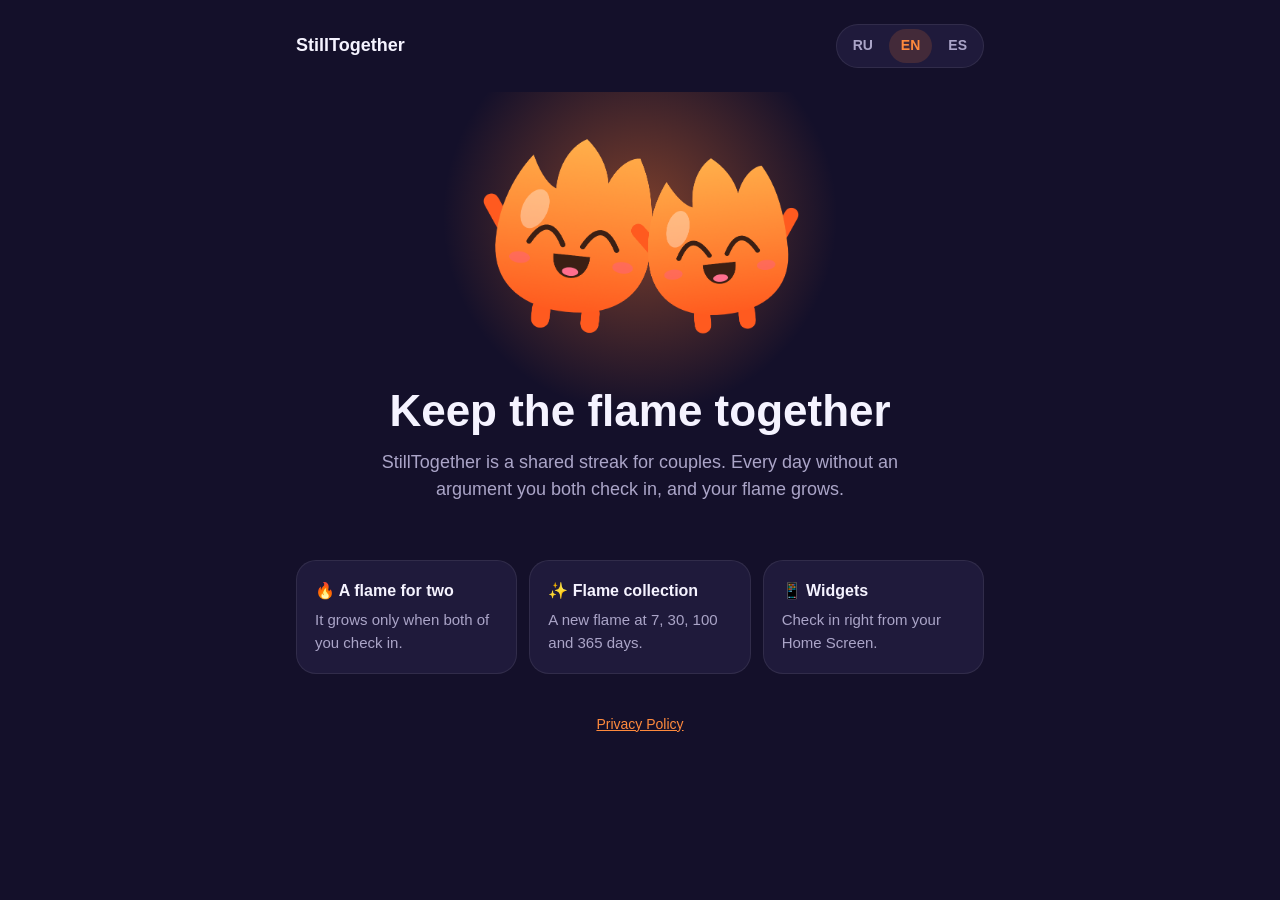
<file: index.html>
<!doctype html>
<html lang="en" data-lang="en"
      data-title-ru="StillTogether — огонёк пары"
      data-title-en="StillTogether — a flame for two"
      data-title-es="StillTogether — una llama para dos">
<head>
  <meta charset="utf-8">
  <meta name="viewport" content="width=device-width, initial-scale=1">
  <meta name="theme-color" content="#14102a">
  <title>StillTogether</title>
  <meta name="description" content="StillTogether — a shared streak for couples: days without arguments.">
  <link rel="stylesheet" href="style.css?v=2">
</head>
<body>
  <div class="page">
    <header class="top">
      <a class="logo" href="./">StillTogether</a>
      <nav class="lang-switch" aria-label="Language">
        <button data-set="ru">RU</button>
        <button data-set="en">EN</button>
        <button data-set="es">ES</button>
      </nav>
    </header>

    <main>
      <section class="hero">
        <img src="flames.png?v=2" width="1135" height="720" alt="Two happy flame characters">

        <h1 data-l="ru">Держите огонёк вместе</h1>
        <h1 data-l="en">Keep the flame together</h1>
        <h1 data-l="es">Mantengan viva la llama</h1>

        <p class="lead" data-l="ru">StillTogether — общий огонёк для пары. Каждый день без ссор вы оба отмечаетесь, и огонёк растёт.</p>
        <p class="lead" data-l="en">StillTogether is a shared streak for couples. Every day without an argument you both check in, and your flame grows.</p>
        <p class="lead" data-l="es">StillTogether es una racha compartida para parejas. Cada día sin discutir los dos marcan el día y su llama crece.</p>
      </section>

      <section class="features">
        <div class="feature">
          <strong data-l="ru">🔥 Огонёк на двоих</strong>
          <strong data-l="en">🔥 A flame for two</strong>
          <strong data-l="es">🔥 Una llama para dos</strong>
          <p data-l="ru">Растёт, только когда отметились оба.</p>
          <p data-l="en">It grows only when both of you check in.</p>
          <p data-l="es">Crece solo cuando los dos marcan el día.</p>
        </div>
        <div class="feature">
          <strong data-l="ru">✨ Коллекция огоньков</strong>
          <strong data-l="en">✨ Flame collection</strong>
          <strong data-l="es">✨ Colección de llamas</strong>
          <p data-l="ru">На 7, 30, 100 и 365 днях — новый огонёк.</p>
          <p data-l="en">A new flame at 7, 30, 100 and 365 days.</p>
          <p data-l="es">Una llama nueva a los 7, 30, 100 y 365 días.</p>
        </div>
        <div class="feature">
          <strong data-l="ru">📱 Виджеты</strong>
          <strong data-l="en">📱 Widgets</strong>
          <strong data-l="es">📱 Widgets</strong>
          <p data-l="ru">Отмечайтесь прямо с экрана «Домой».</p>
          <p data-l="en">Check in right from your Home Screen.</p>
          <p data-l="es">Marca el día desde la pantalla de inicio.</p>
        </div>
      </section>
    </main>

    <footer>
      <a href="privacy.html" data-l="ru">Политика конфиденциальности</a>
      <a href="privacy.html" data-l="en">Privacy Policy</a>
      <a href="privacy.html" data-l="es">Política de privacidad</a>
    </footer>
  </div>
  <script src="lang.js?v=2"></script>
</body>
</html>
</file>
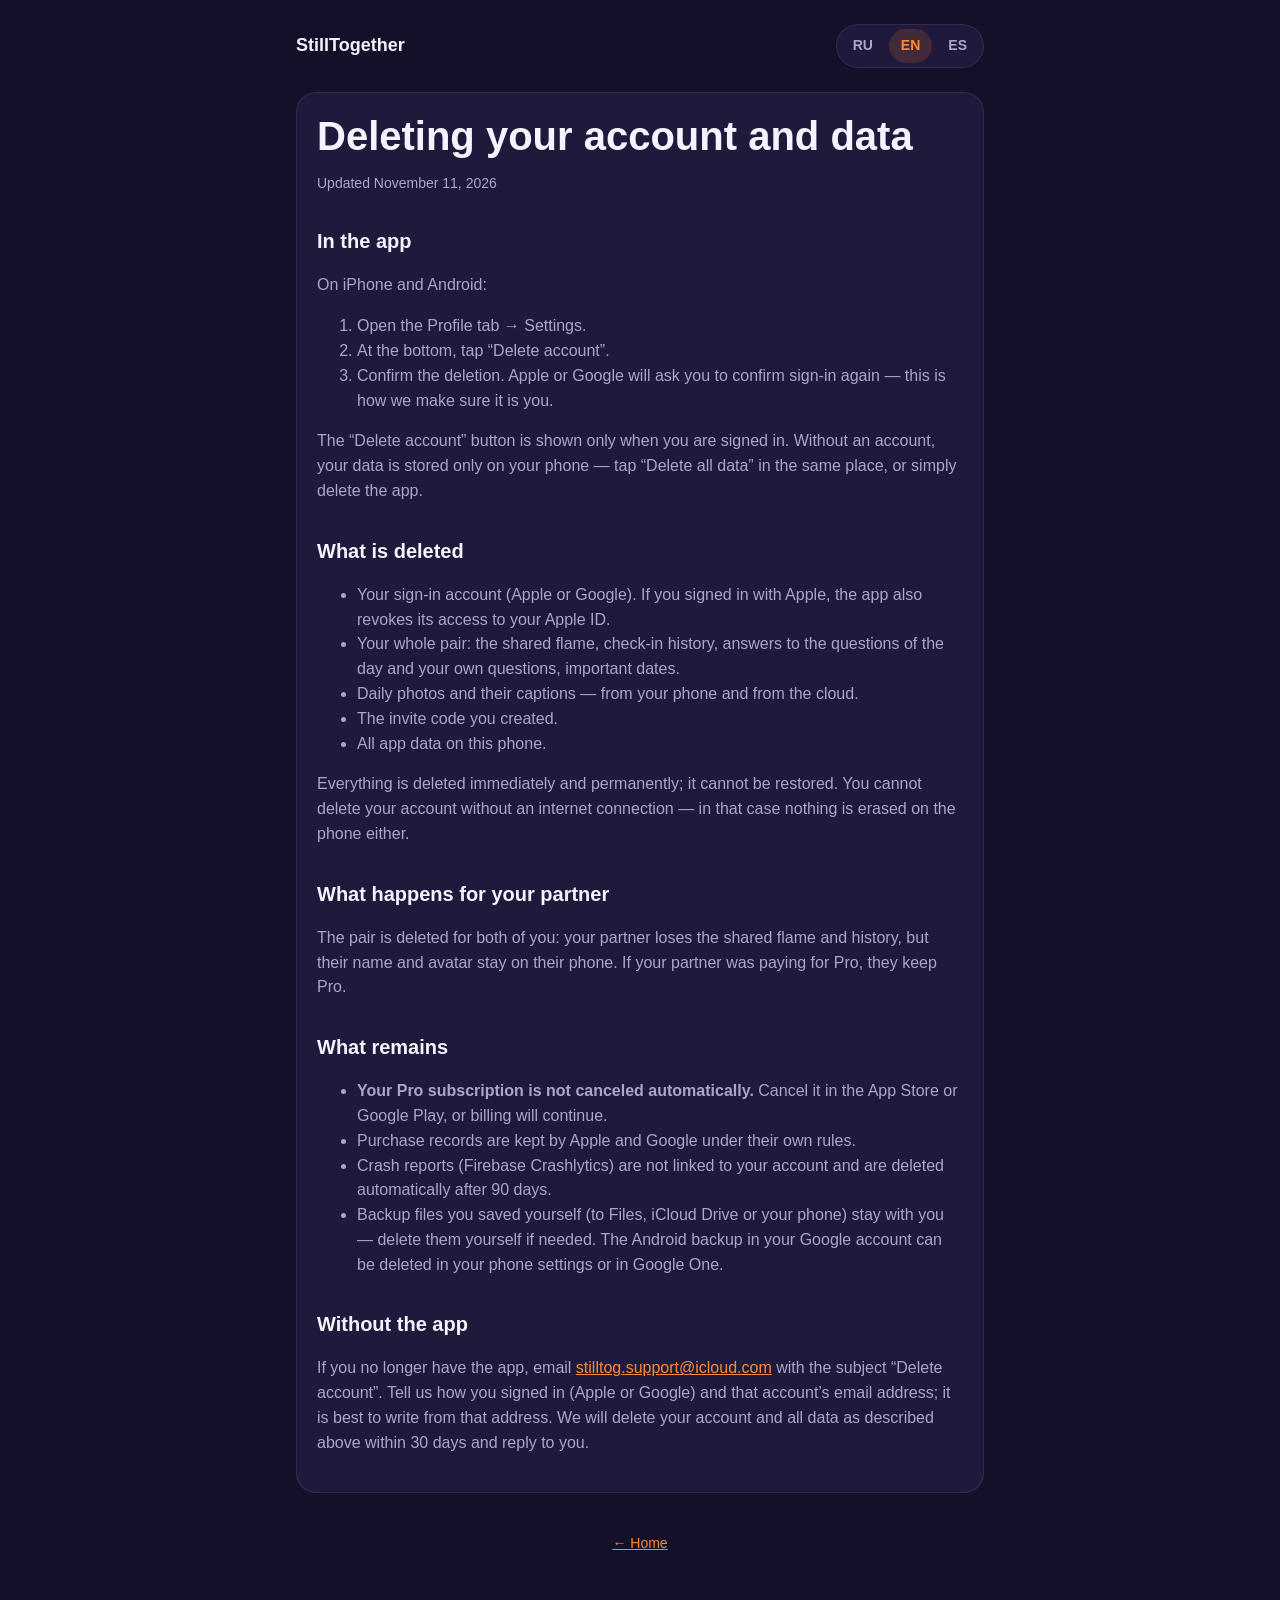
<file: delete.html>
<!doctype html>
<html lang="en" data-lang="en"
      data-title-ru="StillTogether — Удаление аккаунта"
      data-title-en="StillTogether — Account deletion"
      data-title-es="StillTogether — Eliminar la cuenta">
<head>
  <meta charset="utf-8">
  <meta name="viewport" content="width=device-width, initial-scale=1">
  <meta name="theme-color" content="#14102a">
  <title>StillTogether — Account deletion</title>
  <link rel="stylesheet" href="style.css?v=2">
</head>
<body>
  <div class="page">
    <header class="top">
      <a class="logo" href="./">StillTogether</a>
      <nav class="lang-switch" aria-label="Language">
        <button data-set="ru">RU</button>
        <button data-set="en">EN</button>
        <button data-set="es">ES</button>
      </nav>
    </header>

    <main class="document">
      <!-- ============ РУССКИЙ ============ -->
      <div data-l="ru">
        <h1>Удаление аккаунта и данных</h1>
        <p class="updated">Обновлено 11 ноября 2026 года</p>

        <h2>В приложении</h2>
        <p>На iPhone и на Android:</p>
        <ol>
          <li>Откройте вкладку «Профиль» → «Настройки».</li>
          <li>Внизу нажмите «Удалить аккаунт».</li>
          <li>Подтвердите удаление. Apple или Google попросит ещё раз подтвердить вход — так мы убеждаемся, что это вы.</li>
        </ol>
        <p>Кнопка «Удалить аккаунт» видна, только если вы вошли в аккаунт. Без аккаунта данные хранятся только на телефоне — нажмите там же «Удалить все данные» или просто удалите приложение.</p>

        <h2>Что удаляется</h2>
        <ul>
          <li>Ваш аккаунт входа (Apple или Google). Если вы входили через Apple, приложение также отзывает свой доступ к вашему Apple ID.</li>
          <li>Ваша пара целиком: общий огонёк, история отметок, ответы на вопросы дня и свои вопросы, важные даты.</li>
          <li>Фото дня и подписи к ним — с телефона и из облака.</li>
          <li>Код-приглашение, который вы создали.</li>
          <li>Все данные приложения на этом телефоне.</li>
        </ul>
        <p>Всё удаляется сразу и навсегда, восстановить нельзя. Без интернета удалить аккаунт нельзя — тогда на телефоне тоже ничего не стирается.</p>

        <h2>Что происходит у партнёра</h2>
        <p>Пара удаляется у обоих: партнёр теряет общий огонёк и историю, но его имя и аватар на его телефоне остаются. Если Pro оплачивал партнёр — Pro останется у него.</p>

        <h2>Что остаётся</h2>
        <ul>
          <li><strong>Подписка Pro не отменяется сама.</strong> Отмените её в App Store или Google Play, иначе оплата продолжится.</li>
          <li>Записи о покупках хранят Apple и Google по своим правилам.</li>
          <li>Отчёты о вылетах (Firebase Crashlytics) не связаны с вашим аккаунтом и удаляются автоматически через 90 дней.</li>
          <li>Файлы копий, которые вы сами сохранили (в «Файлы», iCloud Drive или на телефон), остаются у вас — удалите их сами, если нужно. Резервную копию Android в аккаунте Google можно удалить в настройках телефона или Google One.</li>
        </ul>

        <h2>Без приложения</h2>
        <p>Если приложения уже нет, напишите на <a href="mailto:stilltog.support@icloud.com">stilltog.support@icloud.com</a> с темой «Удалить аккаунт». Укажите, как вы входили (Apple или Google), и почту этого аккаунта; лучше писать с неё. Мы удалим аккаунт и все данные, как описано выше, в течение 30 дней и ответим вам.</p>
      </div>

      <!-- ============ ENGLISH ============ -->
      <div data-l="en">
        <h1>Deleting your account and data</h1>
        <p class="updated">Updated November 11, 2026</p>

        <h2>In the app</h2>
        <p>On iPhone and Android:</p>
        <ol>
          <li>Open the Profile tab → Settings.</li>
          <li>At the bottom, tap “Delete account”.</li>
          <li>Confirm the deletion. Apple or Google will ask you to confirm sign-in again — this is how we make sure it is you.</li>
        </ol>
        <p>The “Delete account” button is shown only when you are signed in. Without an account, your data is stored only on your phone — tap “Delete all data” in the same place, or simply delete the app.</p>

        <h2>What is deleted</h2>
        <ul>
          <li>Your sign-in account (Apple or Google). If you signed in with Apple, the app also revokes its access to your Apple ID.</li>
          <li>Your whole pair: the shared flame, check-in history, answers to the questions of the day and your own questions, important dates.</li>
          <li>Daily photos and their captions — from your phone and from the cloud.</li>
          <li>The invite code you created.</li>
          <li>All app data on this phone.</li>
        </ul>
        <p>Everything is deleted immediately and permanently; it cannot be restored. You cannot delete your account without an internet connection — in that case nothing is erased on the phone either.</p>

        <h2>What happens for your partner</h2>
        <p>The pair is deleted for both of you: your partner loses the shared flame and history, but their name and avatar stay on their phone. If your partner was paying for Pro, they keep Pro.</p>

        <h2>What remains</h2>
        <ul>
          <li><strong>Your Pro subscription is not canceled automatically.</strong> Cancel it in the App Store or Google Play, or billing will continue.</li>
          <li>Purchase records are kept by Apple and Google under their own rules.</li>
          <li>Crash reports (Firebase Crashlytics) are not linked to your account and are deleted automatically after 90 days.</li>
          <li>Backup files you saved yourself (to Files, iCloud Drive or your phone) stay with you — delete them yourself if needed. The Android backup in your Google account can be deleted in your phone settings or in Google One.</li>
        </ul>

        <h2>Without the app</h2>
        <p>If you no longer have the app, email <a href="mailto:stilltog.support@icloud.com">stilltog.support@icloud.com</a> with the subject “Delete account”. Tell us how you signed in (Apple or Google) and that account’s email address; it is best to write from that address. We will delete your account and all data as described above within 30 days and reply to you.</p>
      </div>

      <!-- ============ ESPAÑOL ============ -->
      <div data-l="es">
        <h1>Eliminar la cuenta y los datos</h1>
        <p class="updated">Actualizado el 11 de noviembre de 2026</p>

        <h2>En la app</h2>
        <p>En iPhone y en Android:</p>
        <ol>
          <li>Abre la pestaña Perfil → Ajustes.</li>
          <li>Abajo, toca «Eliminar cuenta».</li>
          <li>Confirma la eliminación. Apple o Google te pedirá confirmar el inicio de sesión otra vez; así comprobamos que eres tú.</li>
        </ol>
        <p>El botón «Eliminar cuenta» solo aparece si iniciaste sesión. Sin cuenta, tus datos están solo en el teléfono: toca «Eliminar todos los datos» en el mismo lugar o simplemente borra la app.</p>

        <h2>Qué se elimina</h2>
        <ul>
          <li>Tu cuenta de inicio de sesión (Apple o Google). Si iniciaste sesión con Apple, la app también revoca su acceso a tu Apple ID.</li>
          <li>Toda tu pareja: la llama compartida, el historial de marcas, las respuestas a las preguntas del día y tus propias preguntas, las fechas importantes.</li>
          <li>Las fotos del día y sus textos, del teléfono y de la nube.</li>
          <li>El código de invitación que creaste.</li>
          <li>Todos los datos de la app en este teléfono.</li>
        </ul>
        <p>Todo se elimina de inmediato y para siempre; no se puede recuperar. Sin conexión a internet no se puede eliminar la cuenta; en ese caso tampoco se borra nada del teléfono.</p>

        <h2>Qué pasa con tu pareja</h2>
        <p>La pareja se elimina para los dos: tu pareja pierde la llama compartida y el historial, pero su nombre y su avatar se quedan en su teléfono. Si quien pagaba Pro era tu pareja, conserva Pro.</p>

        <h2>Qué se conserva</h2>
        <ul>
          <li><strong>La suscripción Pro no se cancela sola.</strong> Cancélala en el App Store o en Google Play; si no, el cobro continuará.</li>
          <li>Apple y Google guardan los registros de compra según sus propias reglas.</li>
          <li>Los informes de fallos (Firebase Crashlytics) no están vinculados a tu cuenta y se eliminan automáticamente a los 90 días.</li>
          <li>Los archivos de copia que guardaste tú (en Archivos, iCloud Drive o el teléfono) se quedan contigo; bórralos tú si lo necesitas. La copia de seguridad de Android en tu cuenta de Google se puede borrar en los ajustes del teléfono o en Google One.</li>
        </ul>

        <h2>Sin la app</h2>
        <p>Si ya no tienes la app, escribe a <a href="mailto:stilltog.support@icloud.com">stilltog.support@icloud.com</a> con el asunto «Eliminar cuenta». Indica cómo iniciabas sesión (Apple o Google) y el correo de esa cuenta; mejor escribe desde ese correo. Eliminaremos tu cuenta y todos los datos como se describe arriba en un plazo de 30 días y te responderemos.</p>
      </div>
    </main>

    <footer>
      <a href="./" data-l="ru">← На главную</a>
      <a href="./" data-l="en">← Home</a>
      <a href="./" data-l="es">← Inicio</a>
    </footer>
  </div>
  <script src="lang.js?v=2"></script>
</body>
</html>
</file>
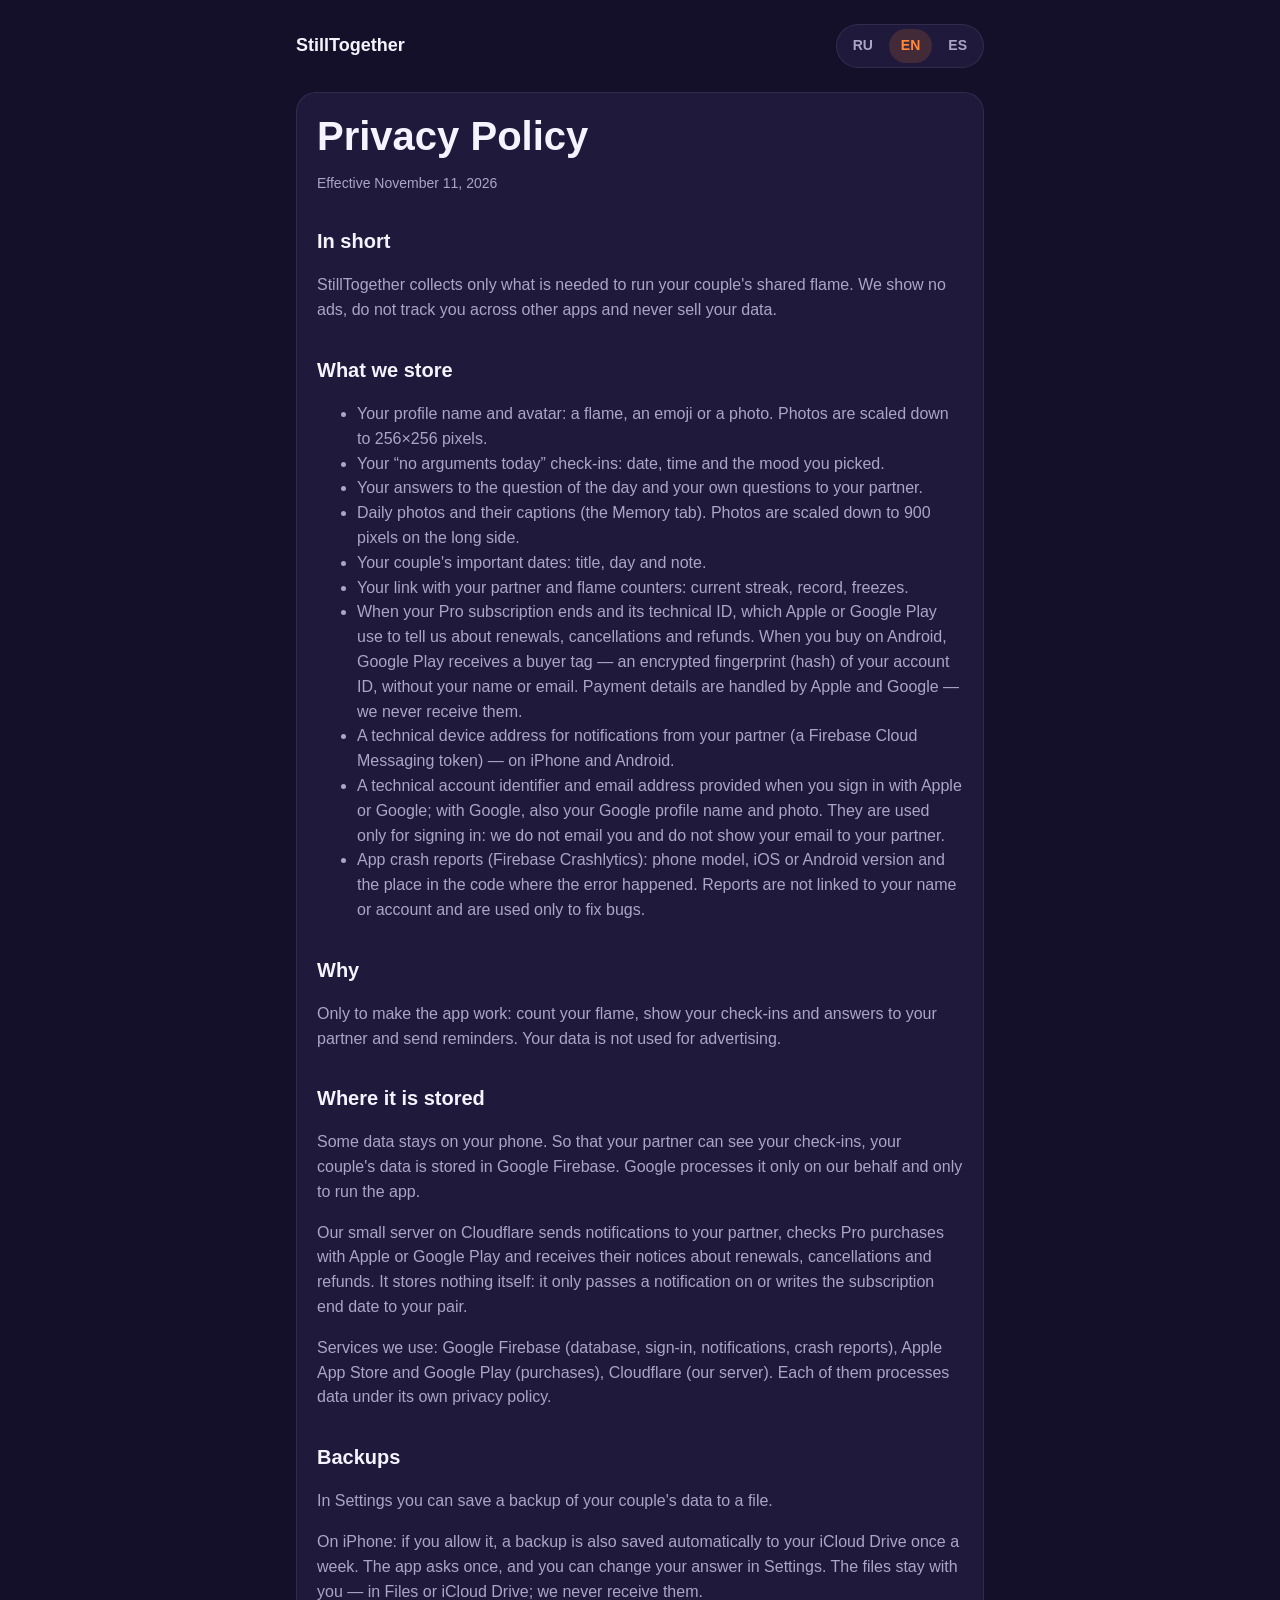
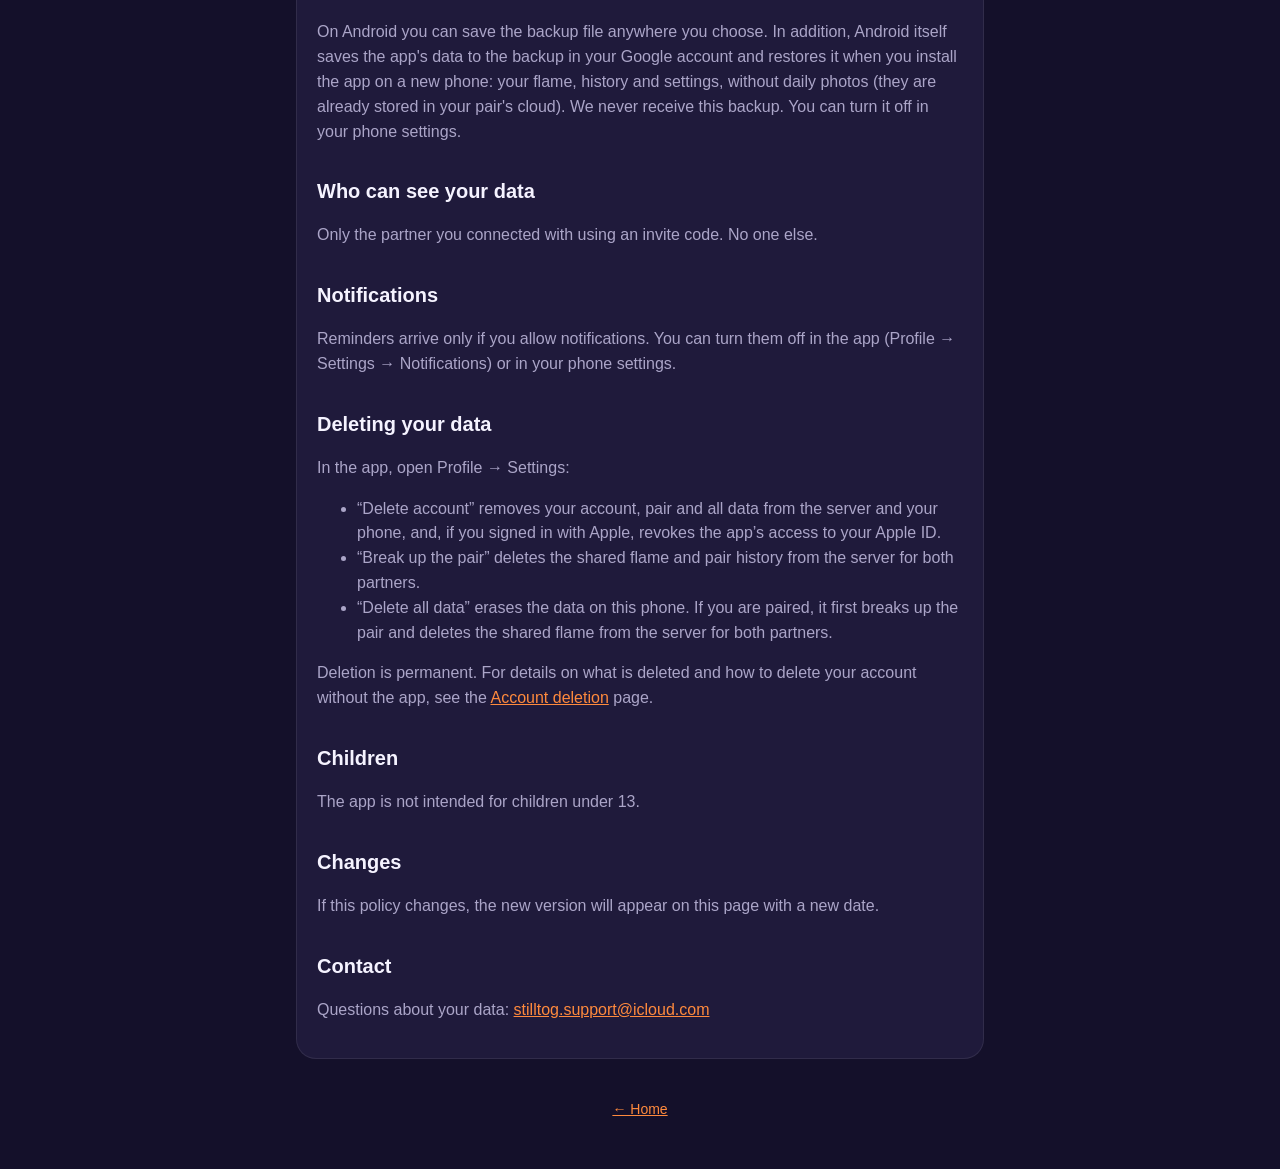
<file: privacy.html>
<!doctype html>
<html lang="en" data-lang="en"
      data-title-ru="StillTogether — Политика конфиденциальности"
      data-title-en="StillTogether — Privacy Policy"
      data-title-es="StillTogether — Política de privacidad">
<head>
  <meta charset="utf-8">
  <meta name="viewport" content="width=device-width, initial-scale=1">
  <meta name="theme-color" content="#14102a">
  <title>StillTogether — Privacy Policy</title>
  <link rel="stylesheet" href="style.css?v=2">
</head>
<body>
  <div class="page">
    <header class="top">
      <a class="logo" href="./">StillTogether</a>
      <nav class="lang-switch" aria-label="Language">
        <button data-set="ru">RU</button>
        <button data-set="en">EN</button>
        <button data-set="es">ES</button>
      </nav>
    </header>

    <main class="document">
      <!-- ============ РУССКИЙ ============ -->
      <div data-l="ru">
        <h1>Политика конфиденциальности</h1>
        <p class="updated">Действует с 11 ноября 2026 года</p>

        <h2>Коротко</h2>
        <p>StillTogether собирает только то, что нужно для работы общего огонька пары. Мы не показываем рекламу, не отслеживаем вас в других приложениях и не продаём данные.</p>

        <h2>Какие данные мы храним</h2>
        <ul>
          <li>Имя и аватар из профиля: огонёк, эмодзи или фото. Фото уменьшается до 256×256 точек.</li>
          <li>Отметки «сегодня без ссор»: дата, время и выбранное настроение.</li>
          <li>Ответы на вопрос дня и свои вопросы, которые вы задаёте партнёру.</li>
          <li>Фото дня и подписи к ним (раздел «Память»). Фото уменьшается до 900 точек по длинной стороне.</li>
          <li>Важные даты пары: название, день, заметка.</li>
          <li>Связь с партнёром и счётчики огонька: текущий, рекорд, заморозки.</li>
          <li>Срок действия подписки Pro и её технический номер — по нему Apple или Google Play сообщают нам о продлении, отмене или возврате. При покупке на Android в Google Play передаётся метка покупателя — зашифрованный отпечаток (хэш) идентификатора вашего аккаунта, без имени и почты. Платёжные данные обрабатывают Apple и Google — мы их не получаем.</li>
          <li>Технический адрес телефона для уведомлений от партнёра (токен Firebase Cloud Messaging) — на iPhone и на Android.</li>
          <li>Технический идентификатор аккаунта и адрес почты, которые передаёт вход через Apple или Google; при входе через Google — ещё имя и фото профиля Google. Они нужны только для входа: мы не пишем на эту почту и не показываем её партнёру.</li>
          <li>Отчёты о вылетах приложения (Firebase Crashlytics): модель телефона, версия iOS или Android и место в коде, где случилась ошибка. Отчёты не связаны с вашим именем и аккаунтом и нужны только чтобы чинить ошибки.</li>
        </ul>

        <h2>Зачем</h2>
        <p>Только чтобы приложение работало: считать огонёк, показывать партнёру ваши отметки и ответы, присылать напоминания. Данные не используются для рекламы.</p>

        <h2>Где хранятся данные</h2>
        <p>Часть данных хранится на вашем телефоне. Чтобы ваш партнёр видел отметки, данные пары хранятся в сервисе Google Firebase. Google обрабатывает их только по нашему поручению и только для работы приложения.</p>
        <p>Наш небольшой сервер на Cloudflare отправляет уведомления партнёру, проверяет у Apple или Google Play покупку Pro и получает от них уведомления о продлении, отмене и возврате. Он ничего не хранит у себя: только передаёт уведомление или записывает в пару срок подписки.</p>
        <p>Сервисы, которые мы используем: Google Firebase (база данных, вход, уведомления, отчёты о вылетах), Apple App Store и Google Play (покупки), Cloudflare (наш сервер). Каждый из них обрабатывает данные по своей политике конфиденциальности.</p>

        <h2>Резервные копии</h2>
        <p>В «Настройках» можно сохранить копию данных пары в файл.</p>
        <p>На iPhone: если вы разрешите, раз в неделю копия будет сама сохраняться в ваш iCloud Drive. Приложение спросит об этом один раз, изменить ответ можно в «Настройках». Файлы остаются у вас — в «Файлах» или iCloud Drive, мы их не получаем.</p>
        <p>На Android копию можно сохранить в файл в любое место, которое вы выберете. Кроме того, Android сам сохраняет данные приложения в резервную копию вашего аккаунта Google и возвращает их при установке на новый телефон: огонёк, историю и настройки, без фото дня (они и так хранятся в облаке пары). Мы эту копию не получаем. Отключить её можно в настройках телефона.</p>

        <h2>Кто видит ваши данные</h2>
        <p>Только партнёр, с которым вы связали огонёк по коду-приглашению. Больше никто.</p>

        <h2>Уведомления</h2>
        <p>Напоминания приходят, только если вы разрешили уведомления. Отключить их можно в приложении («Профиль» → «Настройки» → «Уведомления») или в настройках телефона.</p>

        <h2>Удаление данных</h2>
        <p>В приложении откройте «Профиль» → «Настройки»:</p>
        <ul>
          <li>«Удалить аккаунт» — удаляет аккаунт, пару и все данные с сервера и с телефона, а если вы входили через Apple — ещё отзывает доступ приложения к вашему Apple ID.</li>
          <li>«Разорвать пару» — удаляет общий огонёк и историю пары с сервера у обоих партнёров.</li>
          <li>«Удалить все данные» — стирает данные на этом телефоне. Если пара связана, сначала разрывает её и удаляет общий огонёк с сервера у обоих партнёров.</li>
        </ul>
        <p>Удаление необратимо. Подробно — что удаляется и как удалить аккаунт без приложения: страница <a href="delete.html">«Удаление аккаунта»</a>.</p>

        <h2>Дети</h2>
        <p>Приложение не предназначено для детей младше 13 лет.</p>

        <h2>Изменения</h2>
        <p>Если политика изменится, новая версия появится на этой странице с новой датой.</p>

        <h2>Связаться с нами</h2>
        <p>Вопросы о данных: <a href="mailto:stilltog.support@icloud.com">stilltog.support@icloud.com</a></p>
      </div>

      <!-- ============ ENGLISH ============ -->
      <div data-l="en">
        <h1>Privacy Policy</h1>
        <p class="updated">Effective November 11, 2026</p>

        <h2>In short</h2>
        <p>StillTogether collects only what is needed to run your couple's shared flame. We show no ads, do not track you across other apps and never sell your data.</p>

        <h2>What we store</h2>
        <ul>
          <li>Your profile name and avatar: a flame, an emoji or a photo. Photos are scaled down to 256×256 pixels.</li>
          <li>Your “no arguments today” check-ins: date, time and the mood you picked.</li>
          <li>Your answers to the question of the day and your own questions to your partner.</li>
          <li>Daily photos and their captions (the Memory tab). Photos are scaled down to 900 pixels on the long side.</li>
          <li>Your couple's important dates: title, day and note.</li>
          <li>Your link with your partner and flame counters: current streak, record, freezes.</li>
          <li>When your Pro subscription ends and its technical ID, which Apple or Google Play use to tell us about renewals, cancellations and refunds. When you buy on Android, Google Play receives a buyer tag — an encrypted fingerprint (hash) of your account ID, without your name or email. Payment details are handled by Apple and Google — we never receive them.</li>
          <li>A technical device address for notifications from your partner (a Firebase Cloud Messaging token) — on iPhone and Android.</li>
          <li>A technical account identifier and email address provided when you sign in with Apple or Google; with Google, also your Google profile name and photo. They are used only for signing in: we do not email you and do not show your email to your partner.</li>
          <li>App crash reports (Firebase Crashlytics): phone model, iOS or Android version and the place in the code where the error happened. Reports are not linked to your name or account and are used only to fix bugs.</li>
        </ul>

        <h2>Why</h2>
        <p>Only to make the app work: count your flame, show your check-ins and answers to your partner and send reminders. Your data is not used for advertising.</p>

        <h2>Where it is stored</h2>
        <p>Some data stays on your phone. So that your partner can see your check-ins, your couple's data is stored in Google Firebase. Google processes it only on our behalf and only to run the app.</p>
        <p>Our small server on Cloudflare sends notifications to your partner, checks Pro purchases with Apple or Google Play and receives their notices about renewals, cancellations and refunds. It stores nothing itself: it only passes a notification on or writes the subscription end date to your pair.</p>
        <p>Services we use: Google Firebase (database, sign-in, notifications, crash reports), Apple App Store and Google Play (purchases), Cloudflare (our server). Each of them processes data under its own privacy policy.</p>

        <h2>Backups</h2>
        <p>In Settings you can save a backup of your couple's data to a file.</p>
        <p>On iPhone: if you allow it, a backup is also saved automatically to your iCloud Drive once a week. The app asks once, and you can change your answer in Settings. The files stay with you — in Files or iCloud Drive; we never receive them.</p>
        <p>On Android you can save the backup file anywhere you choose. In addition, Android itself saves the app's data to the backup in your Google account and restores it when you install the app on a new phone: your flame, history and settings, without daily photos (they are already stored in your pair's cloud). We never receive this backup. You can turn it off in your phone settings.</p>

        <h2>Who can see your data</h2>
        <p>Only the partner you connected with using an invite code. No one else.</p>

        <h2>Notifications</h2>
        <p>Reminders arrive only if you allow notifications. You can turn them off in the app (Profile → Settings → Notifications) or in your phone settings.</p>

        <h2>Deleting your data</h2>
        <p>In the app, open Profile → Settings:</p>
        <ul>
          <li>“Delete account” removes your account, pair and all data from the server and your phone, and, if you signed in with Apple, revokes the app’s access to your Apple ID.</li>
          <li>“Break up the pair” deletes the shared flame and pair history from the server for both partners.</li>
          <li>“Delete all data” erases the data on this phone. If you are paired, it first breaks up the pair and deletes the shared flame from the server for both partners.</li>
        </ul>
        <p>Deletion is permanent. For details on what is deleted and how to delete your account without the app, see the <a href="delete.html">Account deletion</a> page.</p>

        <h2>Children</h2>
        <p>The app is not intended for children under 13.</p>

        <h2>Changes</h2>
        <p>If this policy changes, the new version will appear on this page with a new date.</p>

        <h2>Contact</h2>
        <p>Questions about your data: <a href="mailto:stilltog.support@icloud.com">stilltog.support@icloud.com</a></p>
      </div>

      <!-- ============ ESPAÑOL ============ -->
      <div data-l="es">
        <h1>Política de privacidad</h1>
        <p class="updated">Vigente desde el 11 de noviembre de 2026</p>

        <h2>En resumen</h2>
        <p>StillTogether solo recopila lo necesario para que funcione la llama compartida de la pareja. No mostramos anuncios, no te rastreamos en otras apps y nunca vendemos tus datos.</p>

        <h2>Qué datos guardamos</h2>
        <ul>
          <li>El nombre y el avatar de tu perfil: una llama, un emoji o una foto. Las fotos se reducen a 256×256 píxeles.</li>
          <li>Tus marcas de «hoy sin discutir»: fecha, hora y el estado de ánimo elegido.</li>
          <li>Tus respuestas a la pregunta del día y tus propias preguntas a tu pareja.</li>
          <li>Las fotos del día y sus textos (la pestaña Recuerdos). Las fotos se reducen a 900 píxeles en el lado largo.</li>
          <li>Las fechas importantes de la pareja: título, día y nota.</li>
          <li>Tu vínculo con tu pareja y los contadores de la llama: racha actual, récord, congelaciones.</li>
          <li>La fecha de fin de tu suscripción Pro y su identificador técnico, con el que Apple o Google Play nos avisan de renovaciones, cancelaciones y reembolsos. Al comprar en Android, Google Play recibe una etiqueta de comprador: una huella cifrada (hash) del identificador de tu cuenta, sin tu nombre ni tu correo. Los datos de pago los gestionan Apple y Google; nunca los recibimos.</li>
          <li>Una dirección técnica del teléfono para las notificaciones de tu pareja (un token de Firebase Cloud Messaging), en iPhone y en Android.</li>
          <li>Un identificador técnico de cuenta y la dirección de correo que se envían al iniciar sesión con Apple o Google; con Google, también el nombre y la foto de tu perfil de Google. Solo sirven para iniciar sesión: no te escribimos a ese correo ni se lo mostramos a tu pareja.</li>
          <li>Informes de fallos de la app (Firebase Crashlytics): modelo del teléfono, versión de iOS o Android y el lugar del código donde ocurrió el error. Los informes no están vinculados a tu nombre ni a tu cuenta y solo sirven para corregir errores.</li>
        </ul>

        <h2>Para qué</h2>
        <p>Solo para que la app funcione: contar la llama, mostrar tus marcas y respuestas a tu pareja y enviar recordatorios. Tus datos no se usan para publicidad.</p>

        <h2>Dónde se guardan</h2>
        <p>Parte de los datos se queda en tu teléfono. Para que tu pareja vea tus marcas, los datos de la pareja se guardan en Google Firebase. Google los procesa solo por encargo nuestro y solo para que la app funcione.</p>
        <p>Nuestro pequeño servidor en Cloudflare envía las notificaciones a tu pareja, comprueba con Apple o Google Play las compras de Pro y recibe sus avisos de renovaciones, cancelaciones y reembolsos. No guarda nada: solo reenvía la notificación o escribe en la pareja la fecha de fin de la suscripción.</p>
        <p>Servicios que usamos: Google Firebase (base de datos, inicio de sesión, notificaciones, informes de fallos), Apple App Store y Google Play (compras), Cloudflare (nuestro servidor). Cada uno trata los datos según su propia política de privacidad.</p>

        <h2>Copias de seguridad</h2>
        <p>En Ajustes puedes guardar una copia de los datos de la pareja en un archivo.</p>
        <p>En iPhone: si lo permites, una vez por semana también se guarda automáticamente una copia en tu iCloud Drive. La app lo pregunta una vez y puedes cambiar tu respuesta en Ajustes. Los archivos se quedan contigo, en Archivos o iCloud Drive; nunca los recibimos.</p>
        <p>En Android puedes guardar el archivo de copia donde quieras. Además, Android guarda por sí mismo los datos de la app en la copia de seguridad de tu cuenta de Google y los restaura al instalar la app en un teléfono nuevo: la llama, el historial y los ajustes, sin las fotos del día (ya están guardadas en la nube de la pareja). Nunca recibimos esta copia. Puedes desactivarla en los ajustes del teléfono.</p>

        <h2>Quién ve tus datos</h2>
        <p>Solo la pareja con la que te conectaste mediante un código de invitación. Nadie más.</p>

        <h2>Notificaciones</h2>
        <p>Los recordatorios llegan solo si permites las notificaciones. Puedes desactivarlos en la app (Perfil → Ajustes → Notificaciones) o en los ajustes del teléfono.</p>

        <h2>Eliminar tus datos</h2>
        <p>En la app, abre Perfil → Ajustes:</p>
        <ul>
          <li>«Eliminar cuenta» borra tu cuenta, tu pareja y todos los datos del servidor y del teléfono, y, si iniciaste sesión con Apple, revoca el acceso de la app a tu Apple ID.</li>
          <li>«Deshacer la pareja» borra la llama compartida y el historial del servidor para los dos.</li>
          <li>«Eliminar todos los datos» borra los datos de este teléfono. Si tienes pareja conectada, primero deshace la pareja y borra la llama compartida del servidor para los dos.</li>
        </ul>
        <p>El borrado es permanente. Los detalles sobre qué se elimina y cómo eliminar la cuenta sin la app están en la página <a href="delete.html">Eliminar la cuenta</a>.</p>

        <h2>Menores</h2>
        <p>La app no está dirigida a menores de 13 años.</p>

        <h2>Cambios</h2>
        <p>Si esta política cambia, la nueva versión aparecerá en esta página con una fecha nueva.</p>

        <h2>Contacto</h2>
        <p>Preguntas sobre tus datos: <a href="mailto:stilltog.support@icloud.com">stilltog.support@icloud.com</a></p>
      </div>
    </main>

    <footer>
      <a href="./" data-l="ru">← На главную</a>
      <a href="./" data-l="en">← Home</a>
      <a href="./" data-l="es">← Inicio</a>
    </footer>
  </div>
  <script src="lang.js?v=2"></script>
</body>
</html>
</file>
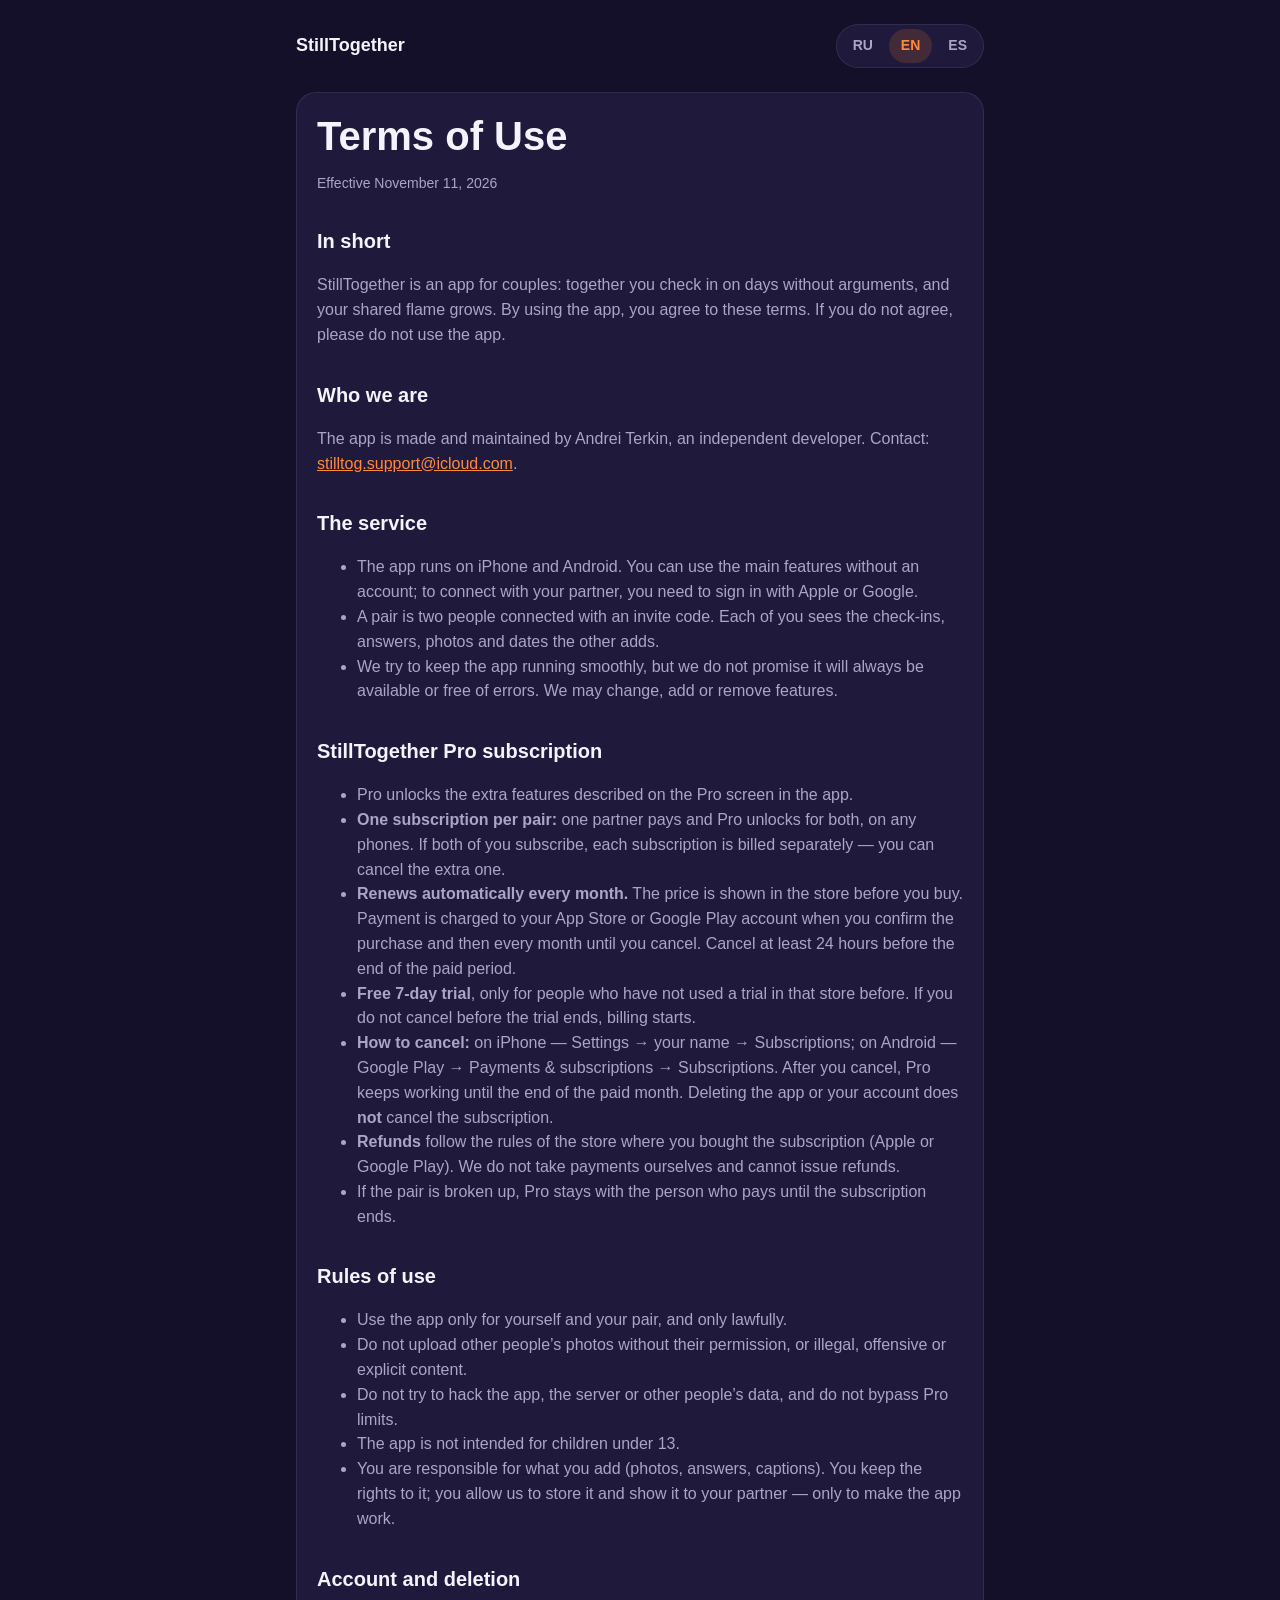
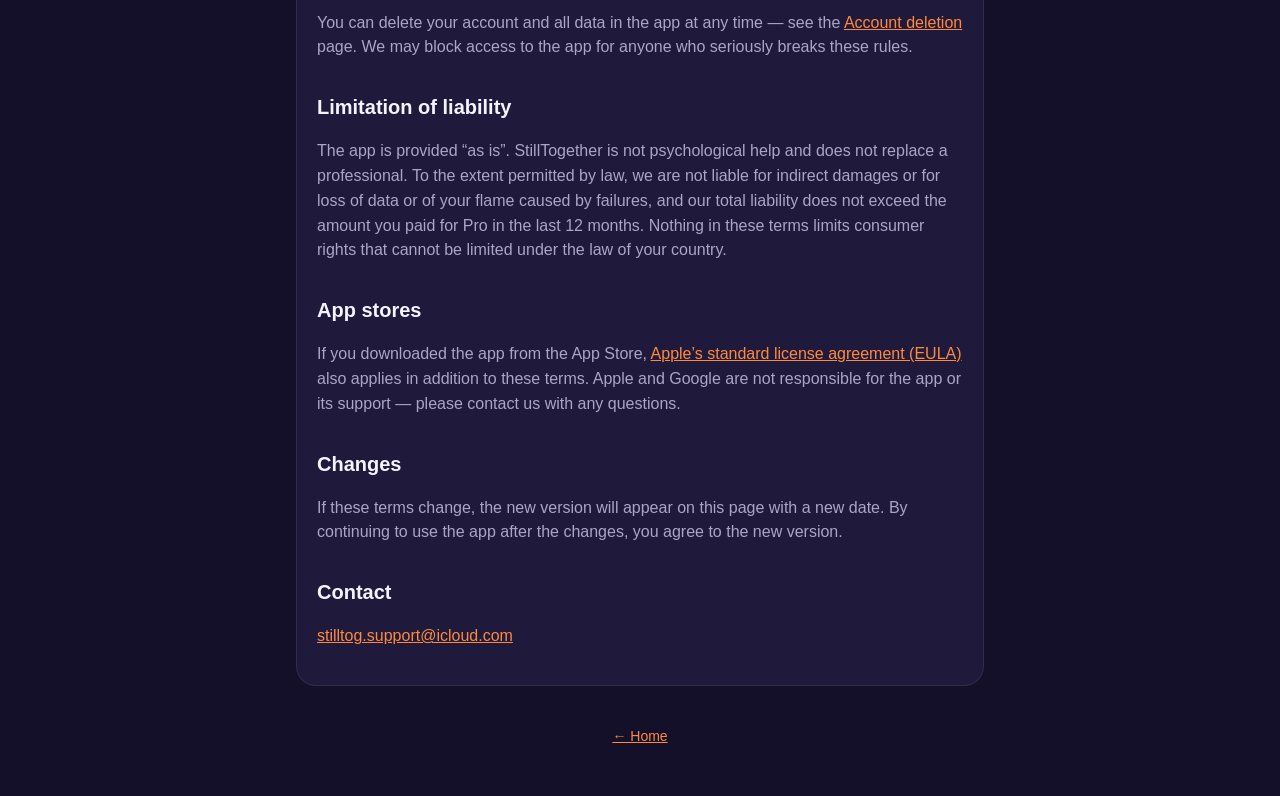
<file: terms.html>
<!doctype html>
<html lang="en" data-lang="en"
      data-title-ru="StillTogether — Условия использования"
      data-title-en="StillTogether — Terms of Use"
      data-title-es="StillTogether — Términos de uso">
<head>
  <meta charset="utf-8">
  <meta name="viewport" content="width=device-width, initial-scale=1">
  <meta name="theme-color" content="#14102a">
  <title>StillTogether — Terms of Use</title>
  <link rel="stylesheet" href="style.css?v=2">
</head>
<body>
  <div class="page">
    <header class="top">
      <a class="logo" href="./">StillTogether</a>
      <nav class="lang-switch" aria-label="Language">
        <button data-set="ru">RU</button>
        <button data-set="en">EN</button>
        <button data-set="es">ES</button>
      </nav>
    </header>

    <main class="document">
      <!-- ============ РУССКИЙ ============ -->
      <div data-l="ru">
        <h1>Условия использования</h1>
        <p class="updated">Действуют с 11 ноября 2026 года</p>

        <h2>Коротко</h2>
        <p>StillTogether — приложение для пар: вы вдвоём отмечаете дни без ссор, и ваш общий огонёк растёт. Пользуясь приложением, вы соглашаетесь с этими условиями. Если не согласны — пожалуйста, не пользуйтесь приложением.</p>

        <h2>Кто мы</h2>
        <p>Приложение делает и поддерживает Андрей Теркин (Andrei Terkin) — частный разработчик. Связаться: <a href="mailto:stilltog.support@icloud.com">stilltog.support@icloud.com</a>.</p>

        <h2>Сервис</h2>
        <ul>
          <li>Приложение работает на iPhone и Android. Основными функциями можно пользоваться без аккаунта; чтобы связать пару с партнёром, нужно войти через Apple или Google.</li>
          <li>Пара — это двое, связанных кодом-приглашением. Каждый из пары видит отметки, ответы, фото и даты, которые добавляет другой.</li>
          <li>Мы стараемся, чтобы приложение работало без перебоев, но не обещаем, что оно всегда будет доступно и без ошибок. Мы можем менять, добавлять и убирать функции.</li>
        </ul>

        <h2>Подписка StillTogether Pro</h2>
        <ul>
          <li>Pro открывает дополнительные возможности, описанные на экране Pro в приложении.</li>
          <li><strong>Одна подписка на пару:</strong> платит один из партнёров — Pro открывается обоим, на любых телефонах. Если подписку оформят оба, каждая будет оплачиваться отдельно — лишнюю можно отменить.</li>
          <li><strong>Автопродление раз в месяц.</strong> Цена показывается в магазине перед покупкой. Оплата списывается с аккаунта App Store или Google Play при подтверждении покупки, а затем каждый месяц, пока вы не отмените подписку. Отменить нужно не позднее чем за 24 часа до конца оплаченного периода.</li>
          <li><strong>Пробный период — 7 дней бесплатно</strong>, только для тех, кто ещё не пользовался пробным периодом в этом магазине. Если не отменить подписку до конца пробного периода, начнётся оплата.</li>
          <li><strong>Как отменить:</strong> на iPhone — «Настройки» → ваше имя → «Подписки»; на Android — Google Play → «Платежи и подписки» → «Подписки». После отмены Pro работает до конца оплаченного месяца. Удаление приложения или аккаунта подписку <strong>не</strong> отменяет.</li>
          <li><strong>Возвраты</strong> — по правилам магазина, где вы купили подписку (Apple или Google Play). Мы сами платежей не принимаем и вернуть деньги не можем.</li>
          <li>Если пара разорвана, Pro остаётся у того, кто платит, до конца подписки.</li>
        </ul>

        <h2>Правила использования</h2>
        <ul>
          <li>Пользуйтесь приложением только для себя и своей пары и только законно.</li>
          <li>Не загружайте чужие фото без разрешения, незаконные, оскорбительные или откровенные материалы.</li>
          <li>Не пытайтесь взломать приложение, сервер или чужие данные, не обходите ограничения Pro.</li>
          <li>Приложение не предназначено для детей младше 13 лет.</li>
          <li>За то, что вы добавляете (фото, ответы, подписи), отвечаете вы. Права на это остаются у вас; вы разрешаете нам хранить это и показывать вашему партнёру — только чтобы приложение работало.</li>
        </ul>

        <h2>Аккаунт и удаление</h2>
        <p>Удалить аккаунт и все данные можно в приложении в любой момент — см. страницу <a href="delete.html">«Удаление аккаунта»</a>. Мы можем закрыть доступ к приложению тому, кто грубо нарушает эти правила.</p>

        <h2>Ограничение ответственности</h2>
        <p>Приложение предоставляется «как есть». StillTogether — не психологическая помощь и не замена специалисту. Насколько позволяет закон, мы не отвечаем за косвенный ущерб, потерю данных или огонька из-за сбоев, а наша общая ответственность не превышает суммы, которую вы заплатили за Pro за последние 12 месяцев. Ничто в этих условиях не ограничивает ваших прав потребителя, которые нельзя ограничить по закону вашей страны.</p>

        <h2>Магазины приложений</h2>
        <p>Если вы скачали приложение из App Store, к этим условиям также применяется <a href="https://www.apple.com/legal/internet-services/itunes/dev/stdeula/">стандартное лицензионное соглашение Apple (EULA)</a>. Apple и Google не отвечают за приложение и его поддержку — с вопросами пишите нам.</p>

        <h2>Изменения</h2>
        <p>Если условия изменятся, новая версия появится на этой странице с новой датой. Продолжая пользоваться приложением после изменений, вы соглашаетесь с новой версией.</p>

        <h2>Связаться с нами</h2>
        <p><a href="mailto:stilltog.support@icloud.com">stilltog.support@icloud.com</a></p>
      </div>

      <!-- ============ ENGLISH ============ -->
      <div data-l="en">
        <h1>Terms of Use</h1>
        <p class="updated">Effective November 11, 2026</p>

        <h2>In short</h2>
        <p>StillTogether is an app for couples: together you check in on days without arguments, and your shared flame grows. By using the app, you agree to these terms. If you do not agree, please do not use the app.</p>

        <h2>Who we are</h2>
        <p>The app is made and maintained by Andrei Terkin, an independent developer. Contact: <a href="mailto:stilltog.support@icloud.com">stilltog.support@icloud.com</a>.</p>

        <h2>The service</h2>
        <ul>
          <li>The app runs on iPhone and Android. You can use the main features without an account; to connect with your partner, you need to sign in with Apple or Google.</li>
          <li>A pair is two people connected with an invite code. Each of you sees the check-ins, answers, photos and dates the other adds.</li>
          <li>We try to keep the app running smoothly, but we do not promise it will always be available or free of errors. We may change, add or remove features.</li>
        </ul>

        <h2>StillTogether Pro subscription</h2>
        <ul>
          <li>Pro unlocks the extra features described on the Pro screen in the app.</li>
          <li><strong>One subscription per pair:</strong> one partner pays and Pro unlocks for both, on any phones. If both of you subscribe, each subscription is billed separately — you can cancel the extra one.</li>
          <li><strong>Renews automatically every month.</strong> The price is shown in the store before you buy. Payment is charged to your App Store or Google Play account when you confirm the purchase and then every month until you cancel. Cancel at least 24 hours before the end of the paid period.</li>
          <li><strong>Free 7-day trial</strong>, only for people who have not used a trial in that store before. If you do not cancel before the trial ends, billing starts.</li>
          <li><strong>How to cancel:</strong> on iPhone — Settings → your name → Subscriptions; on Android — Google Play → Payments &amp; subscriptions → Subscriptions. After you cancel, Pro keeps working until the end of the paid month. Deleting the app or your account does <strong>not</strong> cancel the subscription.</li>
          <li><strong>Refunds</strong> follow the rules of the store where you bought the subscription (Apple or Google Play). We do not take payments ourselves and cannot issue refunds.</li>
          <li>If the pair is broken up, Pro stays with the person who pays until the subscription ends.</li>
        </ul>

        <h2>Rules of use</h2>
        <ul>
          <li>Use the app only for yourself and your pair, and only lawfully.</li>
          <li>Do not upload other people’s photos without their permission, or illegal, offensive or explicit content.</li>
          <li>Do not try to hack the app, the server or other people’s data, and do not bypass Pro limits.</li>
          <li>The app is not intended for children under 13.</li>
          <li>You are responsible for what you add (photos, answers, captions). You keep the rights to it; you allow us to store it and show it to your partner — only to make the app work.</li>
        </ul>

        <h2>Account and deletion</h2>
        <p>You can delete your account and all data in the app at any time — see the <a href="delete.html">Account deletion</a> page. We may block access to the app for anyone who seriously breaks these rules.</p>

        <h2>Limitation of liability</h2>
        <p>The app is provided “as is”. StillTogether is not psychological help and does not replace a professional. To the extent permitted by law, we are not liable for indirect damages or for loss of data or of your flame caused by failures, and our total liability does not exceed the amount you paid for Pro in the last 12 months. Nothing in these terms limits consumer rights that cannot be limited under the law of your country.</p>

        <h2>App stores</h2>
        <p>If you downloaded the app from the App Store, <a href="https://www.apple.com/legal/internet-services/itunes/dev/stdeula/">Apple’s standard license agreement (EULA)</a> also applies in addition to these terms. Apple and Google are not responsible for the app or its support — please contact us with any questions.</p>

        <h2>Changes</h2>
        <p>If these terms change, the new version will appear on this page with a new date. By continuing to use the app after the changes, you agree to the new version.</p>

        <h2>Contact</h2>
        <p><a href="mailto:stilltog.support@icloud.com">stilltog.support@icloud.com</a></p>
      </div>

      <!-- ============ ESPAÑOL ============ -->
      <div data-l="es">
        <h1>Términos de uso</h1>
        <p class="updated">Vigentes desde el 11 de noviembre de 2026</p>

        <h2>En resumen</h2>
        <p>StillTogether es una app para parejas: juntos marcan los días sin discutir y su llama compartida crece. Al usar la app aceptas estos términos. Si no estás de acuerdo, por favor no uses la app.</p>

        <h2>Quiénes somos</h2>
        <p>La app la crea y mantiene Andrei Terkin, un desarrollador independiente. Contacto: <a href="mailto:stilltog.support@icloud.com">stilltog.support@icloud.com</a>.</p>

        <h2>El servicio</h2>
        <ul>
          <li>La app funciona en iPhone y Android. Puedes usar las funciones principales sin cuenta; para conectarte con tu pareja tienes que iniciar sesión con Apple o Google.</li>
          <li>Una pareja son dos personas conectadas con un código de invitación. Cada uno ve las marcas, respuestas, fotos y fechas que añade el otro.</li>
          <li>Intentamos que la app funcione sin interrupciones, pero no prometemos que siempre esté disponible ni libre de errores. Podemos cambiar, añadir o quitar funciones.</li>
        </ul>

        <h2>Suscripción StillTogether Pro</h2>
        <ul>
          <li>Pro desbloquea las funciones adicionales descritas en la pantalla Pro de la app.</li>
          <li><strong>Una suscripción por pareja:</strong> paga uno de los dos y Pro se desbloquea para ambos, en cualquier teléfono. Si se suscriben los dos, cada suscripción se cobra por separado; pueden cancelar la que sobra.</li>
          <li><strong>Se renueva automáticamente cada mes.</strong> El precio se muestra en la tienda antes de comprar. El cargo se hace a tu cuenta de App Store o Google Play al confirmar la compra y después cada mes hasta que canceles. Cancela al menos 24 horas antes del fin del periodo pagado.</li>
          <li><strong>Prueba gratis de 7 días</strong>, solo para quienes no han usado antes una prueba en esa tienda. Si no cancelas antes de que termine la prueba, empieza el cobro.</li>
          <li><strong>Cómo cancelar:</strong> en iPhone — Ajustes → tu nombre → Suscripciones; en Android — Google Play → Pagos y suscripciones → Suscripciones. Después de cancelar, Pro sigue funcionando hasta el final del mes pagado. Borrar la app o tu cuenta <strong>no</strong> cancela la suscripción.</li>
          <li><strong>Reembolsos:</strong> según las reglas de la tienda donde compraste la suscripción (Apple o Google Play). Nosotros no recibimos pagos y no podemos hacer reembolsos.</li>
          <li>Si se deshace la pareja, Pro se queda con quien paga hasta que termine la suscripción.</li>
        </ul>

        <h2>Reglas de uso</h2>
        <ul>
          <li>Usa la app solo para ti y tu pareja, y solo de forma legal.</li>
          <li>No subas fotos de otras personas sin su permiso, ni contenido ilegal, ofensivo o explícito.</li>
          <li>No intentes hackear la app, el servidor o los datos de otros, ni saltarte los límites de Pro.</li>
          <li>La app no está dirigida a menores de 13 años.</li>
          <li>Tú eres responsable de lo que añades (fotos, respuestas, textos). Los derechos siguen siendo tuyos; nos permites guardarlo y mostrarlo a tu pareja, solo para que la app funcione.</li>
        </ul>

        <h2>Cuenta y eliminación</h2>
        <p>Puedes eliminar tu cuenta y todos tus datos en la app en cualquier momento; consulta la página <a href="delete.html">Eliminar la cuenta</a>. Podemos bloquear el acceso a la app a quien incumpla gravemente estas reglas.</p>

        <h2>Limitación de responsabilidad</h2>
        <p>La app se ofrece «tal cual». StillTogether no es ayuda psicológica ni sustituye a un profesional. En la medida en que lo permita la ley, no respondemos por daños indirectos ni por la pérdida de datos o de la llama a causa de fallos, y nuestra responsabilidad total no supera lo que pagaste por Pro en los últimos 12 meses. Nada en estos términos limita los derechos del consumidor que no pueden limitarse según la ley de tu país.</p>

        <h2>Tiendas de apps</h2>
        <p>Si descargaste la app desde el App Store, además de estos términos se aplica el <a href="https://www.apple.com/legal/internet-services/itunes/dev/stdeula/">acuerdo de licencia estándar de Apple (EULA)</a>. Apple y Google no son responsables de la app ni de su soporte; escríbenos si tienes preguntas.</p>

        <h2>Cambios</h2>
        <p>Si estos términos cambian, la nueva versión aparecerá en esta página con una fecha nueva. Si sigues usando la app después de los cambios, aceptas la nueva versión.</p>

        <h2>Contacto</h2>
        <p><a href="mailto:stilltog.support@icloud.com">stilltog.support@icloud.com</a></p>
      </div>
    </main>

    <footer>
      <a href="./" data-l="ru">← На главную</a>
      <a href="./" data-l="en">← Home</a>
      <a href="./" data-l="es">← Inicio</a>
    </footer>
  </div>
  <script src="lang.js?v=2"></script>
</body>
</html>
</file>
<file: style.css>
/*
  Цвета сайта — как у иконки приложения: тёмно-синяя ночь и тёплое оранжевое свечение.
  Сайт всегда тёмный, в любой теме телефона и компьютера.
*/
:root {
  color-scheme: dark;
  --background: #14102a;
  --card: #1f1a3b;
  --text: #f5f3ff;
  --text-secondary: #aba5c8;
  --accent: #ff8a3d;
  --accent-soft: rgba(255, 122, 46, 0.16);
  --glow: rgba(255, 122, 46, 0.45);
  --border: rgba(255, 255, 255, 0.08);
}

* {
  box-sizing: border-box;
}

body {
  margin: 0;
  background: var(--background);
  color: var(--text);
  font-family: -apple-system, BlinkMacSystemFont, "SF Pro Text", "Segoe UI", Roboto, sans-serif;
  line-height: 1.55;
  -webkit-text-size-adjust: 100%;
}

.page {
  max-width: 720px;
  margin: 0 auto;
  padding: 16px 16px 48px;
}

/* Верхняя строка: название и переключатель языка */
.top {
  display: flex;
  align-items: center;
  justify-content: space-between;
  gap: 12px;
  padding: 8px 0 24px;
}

.logo {
  font-weight: 700;
  font-size: 18px;
  color: var(--text);
  text-decoration: none;
}

.lang-switch {
  display: flex;
  gap: 4px;
  background: var(--card);
  border: 1px solid var(--border);
  border-radius: 999px;
  padding: 4px;
}

.lang-switch button {
  border: 0;
  background: transparent;
  color: var(--text-secondary);
  font: inherit;
  font-size: 14px;
  font-weight: 600;
  padding: 6px 12px;
  border-radius: 999px;
  cursor: pointer;
}

.lang-switch button[aria-pressed="true"] {
  background: var(--accent-soft);
  color: var(--accent);
}

/* Главный блок с огоньками */
.hero {
  text-align: center;
  padding: 8px 0 32px;
  /* Тёплое свечение за огоньками, как на иконке */
  background: radial-gradient(circle at 50% 28%, var(--glow) 0%, transparent 42%);
}

.hero img {
  width: min(100%, 420px);
  height: auto;
}

h1 {
  font-size: clamp(30px, 8vw, 44px);
  line-height: 1.15;
  margin: 12px 0;
}

h2 {
  font-size: 20px;
  margin: 32px 0 8px;
}

.lead {
  font-size: 18px;
  color: var(--text-secondary);
  margin: 0 auto;
  max-width: 540px;
}

/* Карточки с возможностями */
.features {
  display: grid;
  grid-template-columns: repeat(auto-fit, minmax(200px, 1fr));
  gap: 12px;
  margin: 24px 0;
}

.feature {
  background: var(--card);
  border: 1px solid var(--border);
  border-radius: 20px;
  padding: 18px;
}

.feature strong {
  display: block;
  margin-bottom: 4px;
}

.feature p {
  margin: 0;
  color: var(--text-secondary);
  font-size: 15px;
}

/* Текст политики */
.document {
  background: var(--card);
  border: 1px solid var(--border);
  border-radius: 20px;
  padding: 8px 20px 20px;
}

.document p,
.document li {
  color: var(--text-secondary);
}

.updated {
  font-size: 14px;
  color: var(--text-secondary);
}

a {
  color: var(--accent);
}

footer {
  text-align: center;
  font-size: 14px;
  color: var(--text-secondary);
  margin-top: 40px;
}

/*
  Три языка лежат на странице одновременно, у каждого блока — data-l="ru|en|es".
  Прячем блоки всех языков, кроме выбранного (его пишет lang.js в <html data-lang>).
  !important — чтобы правило сработало, даже если у элемента задан свой display
  (например, у заголовков карточек display: block).
*/
html:not([data-lang="ru"]) [data-l="ru"],
html:not([data-lang="en"]) [data-l="en"],
html:not([data-lang="es"]) [data-l="es"] {
  display: none !important;
}

/* Заголовок политики длинный («конфиденциальности») — на узком экране
   делаем его меньше и разрешаем перенос слова, чтобы он не вылезал за край */
.document h1 {
  font-size: clamp(26px, 7vw, 40px);
  overflow-wrap: break-word;
  hyphens: auto;
}
</file>
